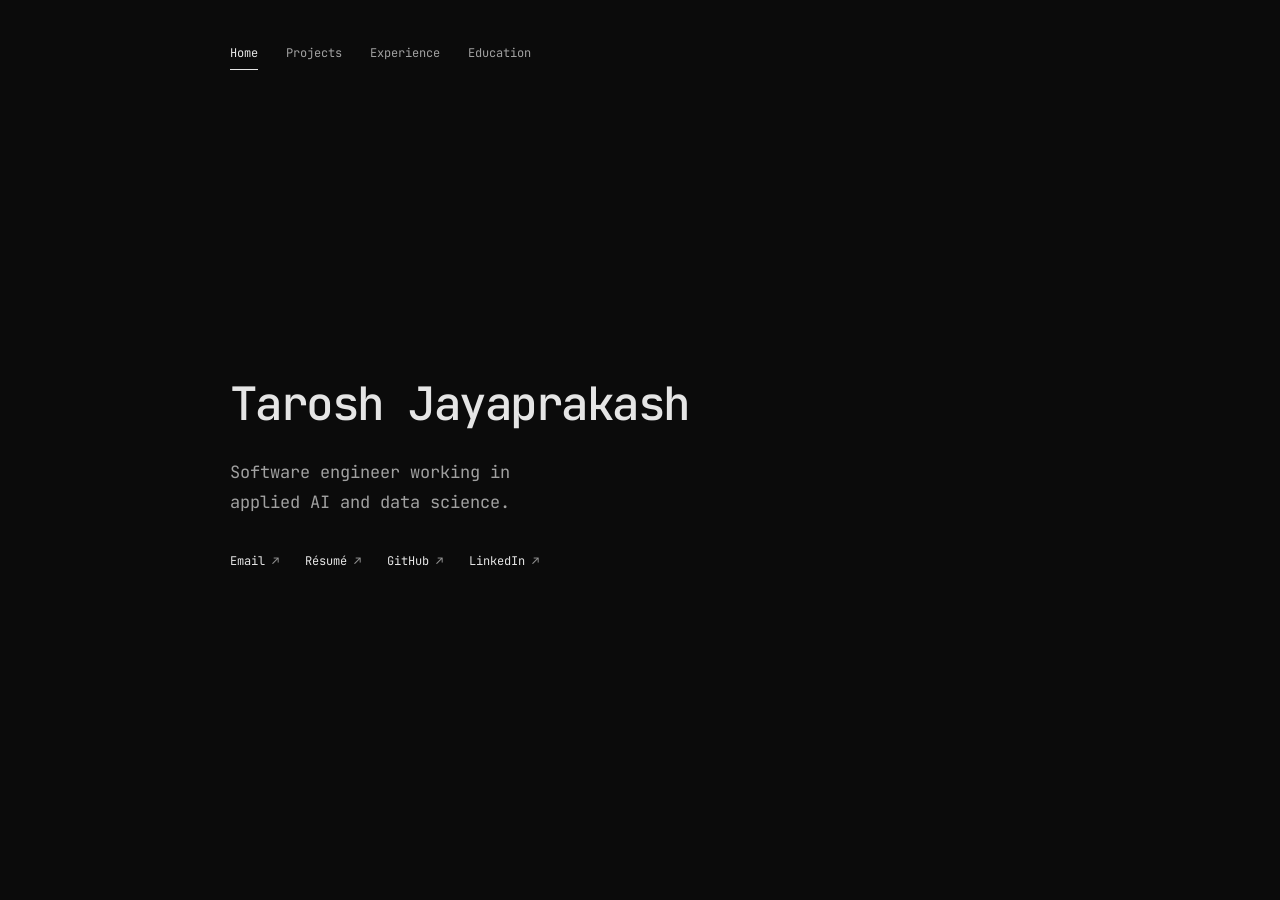
<file: index.html>
<!DOCTYPE html>
<html lang="en">
<head>
  <meta charset="UTF-8">
  <meta name="viewport" content="width=device-width, initial-scale=1">
  <meta name="theme-color" content="#0b0b0b">
  <title>Tarosh Jayaprakash</title>
  <meta name="description" content="Software engineer working in applied AI and data science.">
  <meta property="og:type" content="website">
  <meta property="og:title" content="Tarosh Jayaprakash">
  <meta property="og:description" content="Software engineer working in applied AI and data science.">
  <meta name="twitter:card" content="summary">
  <link rel="icon" href="assets/favicons/favicon.ico">
  <link rel="apple-touch-icon" href="assets/favicons/apple-touch-icon.png">
  <link rel="manifest" href="assets/favicons/site.webmanifest">
  <link rel="preconnect" href="https://fonts.googleapis.com">
  <link rel="preconnect" href="https://fonts.gstatic.com" crossorigin>
  <link href="https://fonts.googleapis.com/css2?family=JetBrains+Mono:wght@400;500;600&display=swap" rel="stylesheet">
  <link rel="stylesheet" href="styles.css?v=11">
  <script src="script.js?v=5" defer></script>
</head>
<body>
  <a class="skip-link" href="#main">Skip to content</a>
  <div class="page">
    <header class="header">
      <nav aria-label="Main navigation">
        <a href="index.html" aria-current="page">Home</a>
        <a href="projects.html">Projects</a>
        <a href="experience.html">Experience</a>
        <a href="education.html">Education</a>
      </nav>
    </header>
    <main id="main" class="home-main" tabindex="-1">
      <section class="landing" aria-labelledby="name">
        <h1 id="name">Tarosh Jayaprakash</h1>
        <p class="tagline">Software engineer working in<br class="wide-break"> applied AI and data science.</p>
        <div class="intro-links"><a href="mailto:jtarosh@gmail.com">Email <span aria-hidden="true">↗</span></a>
          <a href="https://drive.google.com/file/d/1McL0I4YnQsSwJAR5TfEBXNgaFWsnbiLW/view?usp=sharing" target="_blank" rel="noopener noreferrer">Résumé <span aria-hidden="true">↗</span><span class="sr-only"> (opens in a new tab)</span></a>
          <a href="https://github.com/taroshima" target="_blank" rel="noopener noreferrer">GitHub <span aria-hidden="true">↗</span><span class="sr-only"> (opens in a new tab)</span></a>
          <a href="https://www.linkedin.com/in/tarosh-jayaprakash-0bb5951ab/" target="_blank" rel="noopener noreferrer">LinkedIn <span aria-hidden="true">↗</span><span class="sr-only"> (opens in a new tab)</span></a>
        </div>
      </section>
    </main>
  </div>
</body>
</html>
</file>
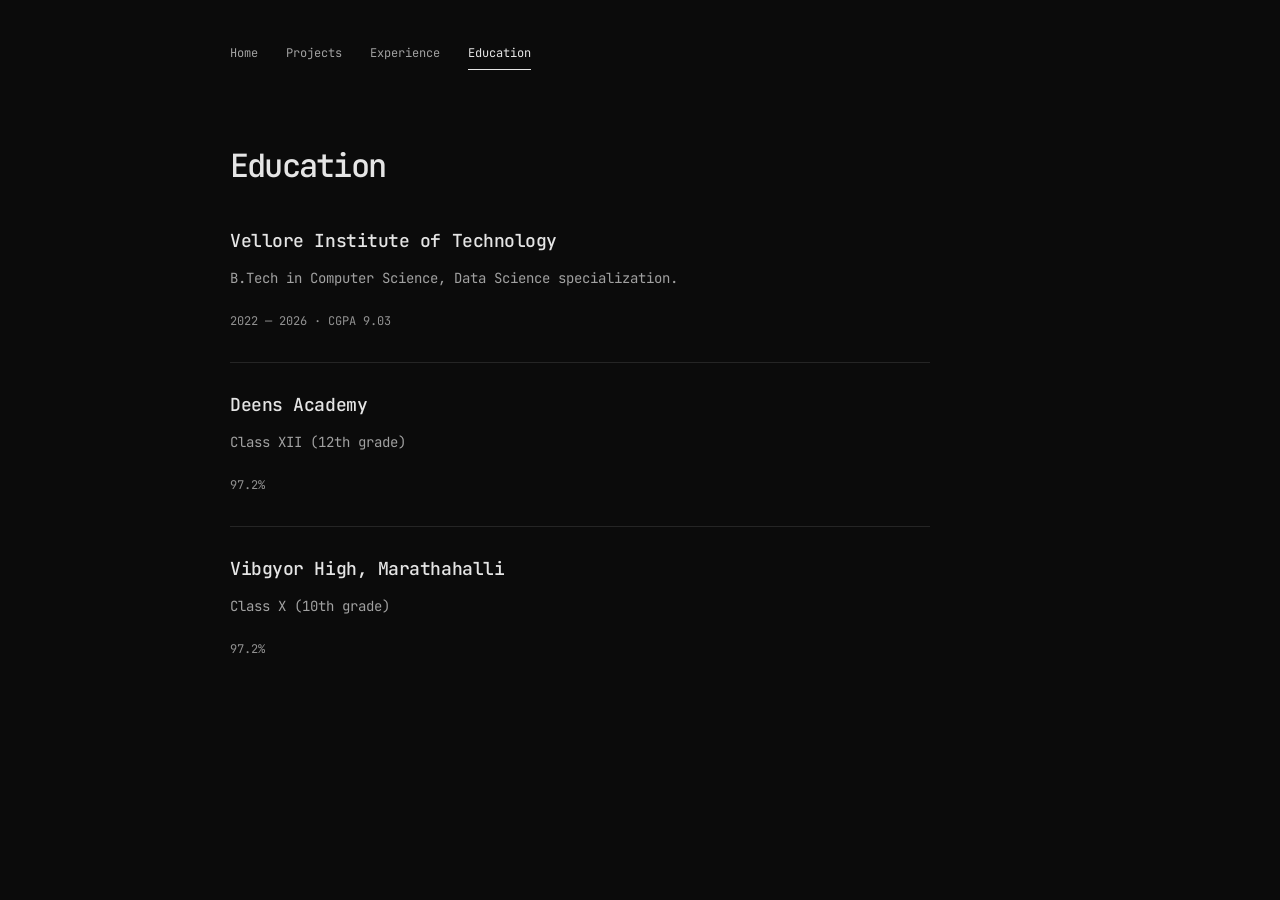
<file: education.html>
<!DOCTYPE html>
<html lang="en">
<head>
  <meta charset="UTF-8">
  <meta name="viewport" content="width=device-width, initial-scale=1">
  <meta name="theme-color" content="#0b0b0b">
  <title>Education &mdash; Tarosh Jayaprakash</title>
  <meta name="description" content="Computer Science and Data Science education at Vellore Institute of Technology.">
  <meta property="og:type" content="website">
  <meta property="og:title" content="Education &mdash; Tarosh Jayaprakash">
  <meta property="og:description" content="Computer Science and Data Science education at Vellore Institute of Technology.">
  <meta name="twitter:card" content="summary">
  <link rel="icon" href="assets/favicons/favicon.ico">
  <link rel="apple-touch-icon" href="assets/favicons/apple-touch-icon.png">
  <link rel="manifest" href="assets/favicons/site.webmanifest">
  <link rel="preconnect" href="https://fonts.googleapis.com">
  <link rel="preconnect" href="https://fonts.gstatic.com" crossorigin>
  <link href="https://fonts.googleapis.com/css2?family=JetBrains+Mono:wght@400;500;600&display=swap" rel="stylesheet">
  <link rel="stylesheet" href="styles.css?v=11">
  <script src="script.js?v=5" defer></script>
</head>
<body>
  <a class="skip-link" href="#main">Skip to content</a>
  <div class="page">
    <header class="header">
      <nav aria-label="Main navigation">
        <a href="index.html">Home</a>
        <a href="projects.html">Projects</a>
        <a href="experience.html">Experience</a>
        <a href="education.html" aria-current="page">Education</a>
      </nav>
    </header>
    <main id="main" class="content-main" tabindex="-1">
      <section class="section" id="about" aria-labelledby="page-title">
        <h1 id="page-title">Education</h1>
        <div class="section-body">
          <article class="education-entry">
            <h2>Vellore Institute of Technology</h2>
            <p>B.Tech in Computer Science, Data Science specialization.</p>
            <p class="job-meta">2022 &mdash; 2026 &middot; CGPA 9.03</p>
          </article>
          <article class="education-entry">
            <h2>Deens Academy</h2>
            <p>Class XII (12th grade)</p>
            <p class="job-meta">97.2%</p>
          </article>
          <article class="education-entry">
            <h2>Vibgyor High, Marathahalli</h2>
            <p>Class X (10th grade)</p>
            <p class="job-meta">97.2%</p>
          </article>
        </div>
      </section>
    </main>
  </div>
</body>
</html>
</file>
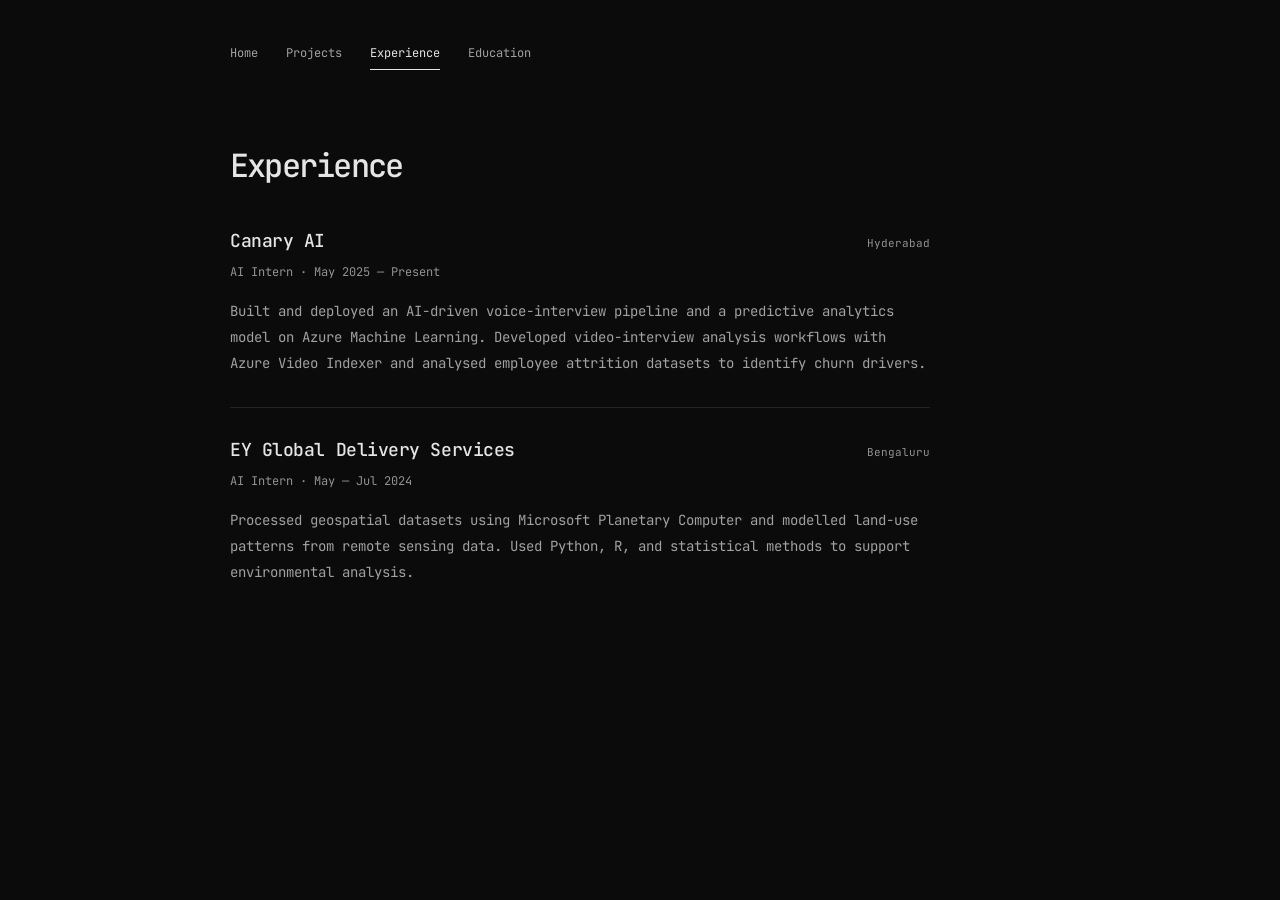
<file: experience.html>
<!DOCTYPE html>
<html lang="en">
<head>
  <meta charset="UTF-8">
  <meta name="viewport" content="width=device-width, initial-scale=1">
  <meta name="theme-color" content="#0b0b0b">
  <title>Experience — Tarosh Jayaprakash</title>
  <meta name="description" content="AI engineering experience at Canary AI and EY Global Delivery Services.">
  <meta property="og:type" content="website">
  <meta property="og:title" content="Experience — Tarosh Jayaprakash">
  <meta property="og:description" content="AI engineering experience at Canary AI and EY Global Delivery Services.">
  <meta name="twitter:card" content="summary">
  <link rel="icon" href="assets/favicons/favicon.ico">
  <link rel="apple-touch-icon" href="assets/favicons/apple-touch-icon.png">
  <link rel="manifest" href="assets/favicons/site.webmanifest">
  <link rel="preconnect" href="https://fonts.googleapis.com">
  <link rel="preconnect" href="https://fonts.gstatic.com" crossorigin>
  <link href="https://fonts.googleapis.com/css2?family=JetBrains+Mono:wght@400;500;600&display=swap" rel="stylesheet">
  <link rel="stylesheet" href="styles.css?v=11">
  <script src="script.js?v=5" defer></script>
</head>
<body>
  <a class="skip-link" href="#main">Skip to content</a>
  <div class="page">
    <header class="header">
      <nav aria-label="Main navigation">
        <a href="index.html">Home</a>
        <a href="projects.html">Projects</a>
        <a href="experience.html" aria-current="page">Experience</a>
        <a href="education.html">Education</a>
      </nav>
    </header>
    <main id="main" class="content-main" tabindex="-1">
      <section class="section" id="experience" aria-labelledby="page-title">
        <h1 id="page-title">Experience</h1>
        <div class="section-body">
          <article class="job">
            <div class="entry-heading"><h2>Canary AI</h2><span>Hyderabad</span></div>
            <p class="job-meta">AI Intern · May 2025 — Present</p>
            <p>Built and deployed an AI-driven voice-interview pipeline and a predictive analytics model on Azure Machine Learning. Developed video-interview analysis workflows with Azure Video Indexer and analysed employee attrition datasets to identify churn drivers.</p>
          </article>
          <article class="job">
            <div class="entry-heading"><h2>EY Global Delivery Services</h2><span>Bengaluru</span></div>
            <p class="job-meta">AI Intern · May — Jul 2024</p>
            <p>Processed geospatial datasets using Microsoft Planetary Computer and modelled land-use patterns from remote sensing data. Used Python, R, and statistical methods to support environmental analysis.</p>
          </article>
        </div>
      </section>
    </main>
  </div>
</body>
</html>
</file>
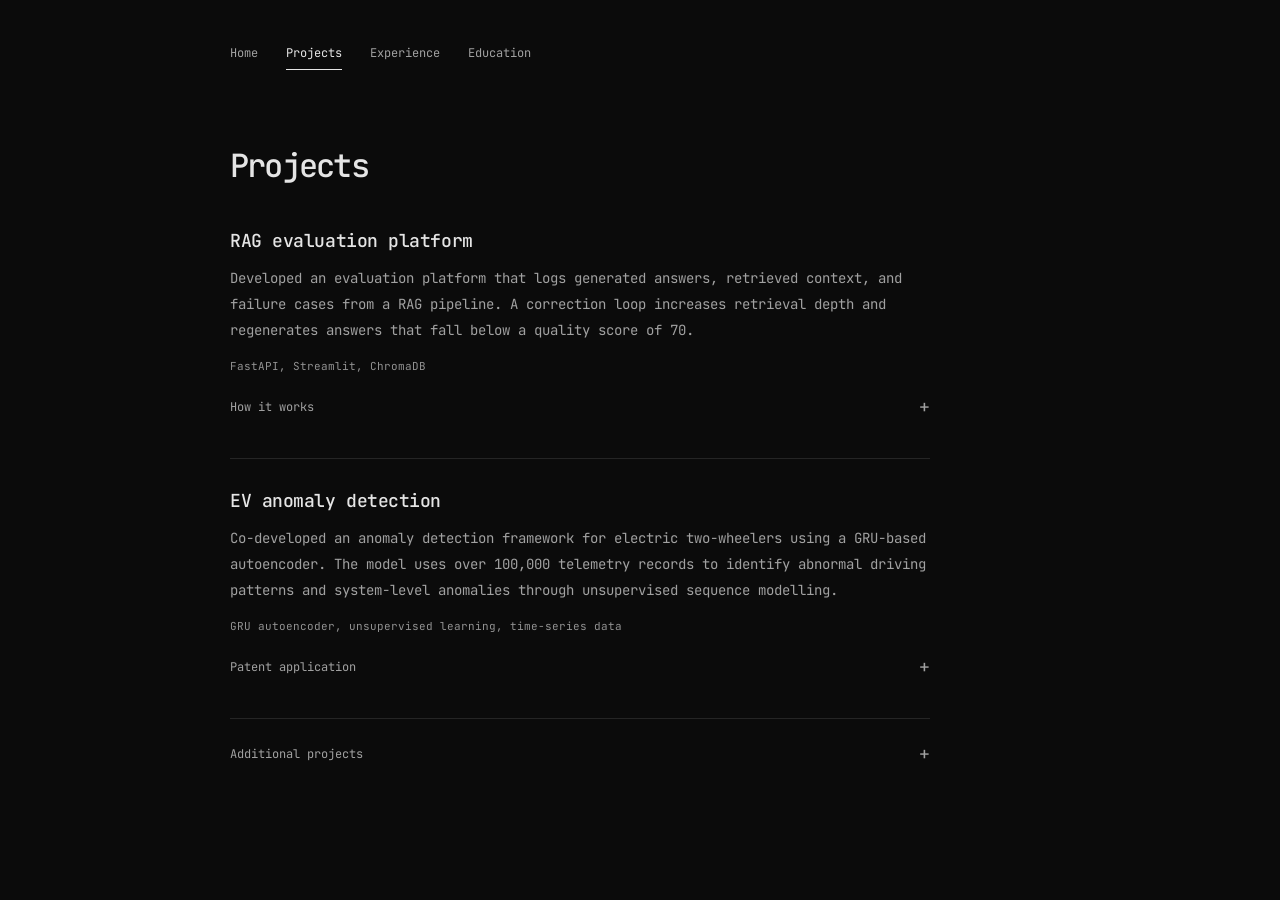
<file: projects.html>
<!DOCTYPE html>
<html lang="en">
<head>
  <meta charset="UTF-8">
  <meta name="viewport" content="width=device-width, initial-scale=1">
  <meta name="theme-color" content="#0b0b0b">
  <title>Projects — Tarosh Jayaprakash</title>
  <meta name="description" content="RAG evaluation and electric vehicle anomaly detection projects by Tarosh Jayaprakash.">
  <meta property="og:type" content="website">
  <meta property="og:title" content="Projects — Tarosh Jayaprakash">
  <meta property="og:description" content="RAG evaluation and electric vehicle anomaly detection projects by Tarosh Jayaprakash.">
  <meta name="twitter:card" content="summary">
  <link rel="icon" href="assets/favicons/favicon.ico">
  <link rel="apple-touch-icon" href="assets/favicons/apple-touch-icon.png">
  <link rel="manifest" href="assets/favicons/site.webmanifest">
  <link rel="preconnect" href="https://fonts.googleapis.com">
  <link rel="preconnect" href="https://fonts.gstatic.com" crossorigin>
  <link href="https://fonts.googleapis.com/css2?family=JetBrains+Mono:wght@400;500;600&display=swap" rel="stylesheet">
  <link rel="stylesheet" href="styles.css?v=11">
  <script src="script.js?v=5" defer></script>
</head>
<body>
  <a class="skip-link" href="#main">Skip to content</a>
  <div class="page">
    <header class="header">
      <nav aria-label="Main navigation">
        <a href="index.html">Home</a>
        <a href="projects.html" aria-current="page">Projects</a>
        <a href="experience.html">Experience</a>
        <a href="education.html">Education</a>
      </nav>
    </header>
    <main id="main" class="content-main" tabindex="-1">
      <section class="section" id="work" aria-labelledby="page-title">
        <h1 id="page-title">Projects</h1>
        <div class="section-body">
          <article class="project">
            <h2>RAG evaluation platform</h2>
            <p>Developed an evaluation platform that logs generated answers, retrieved context, and failure cases from a RAG pipeline. A correction loop increases retrieval depth and regenerates answers that fall below a quality score of 70.</p>
            <p class="tools">FastAPI, Streamlit, ChromaDB</p>
            <details>
              <summary>How it works <span aria-hidden="true">+</span></summary>
              <div class="detail-content">
                <p>The platform tracks faithfulness, answer relevancy, and context precision across runs. Each answer is limited to one correction attempt, with both outputs retained for comparison.</p>
                <ol class="steps">
                  <li>Retrieve context and generate an answer.</li>
                  <li>Evaluate answer quality and log the result.</li>
                  <li>Increase retrieval depth and regenerate answers scoring below 70.</li>
                </ol>
              </div>
            </details>
          </article>
          <article class="project">
            <h2>EV anomaly detection</h2>
            <p>Co-developed an anomaly detection framework for electric two-wheelers using a GRU-based autoencoder. The model uses over 100,000 telemetry records to identify abnormal driving patterns and system-level anomalies through unsupervised sequence modelling.</p>
            <p class="tools">GRU autoencoder, unsupervised learning, time-series data</p>
            <details>
              <summary>Patent application <span aria-hidden="true">+</span></summary>
              <div class="detail-content">
                <p>A Device and Method for Detecting Anomalies in Electric Two-Wheelers.</p>
                <p>Published application no. 202541080133.</p>
                <p>With Dr. Ashok B, Dr. Gunavathi C, and Rudraksh Srivastava.</p>
              </div>
            </details>
          </article>
          <details class="more-projects">
            <summary>Additional projects <span aria-hidden="true">+</span></summary>
            <div class="detail-content">
              <article><h2>LLM-based data auditor</h2><p>Developed an auditing pipeline that combines retrieval-augmented generation with structured validation to identify inconsistencies in datasets and documents.</p></article>
              <article><h2>Voice-to-data assistant</h2><p>Built a real-time voice interface that converts unstructured spoken commands into structured records for downstream data processing.</p></article>
            </div>
          </details>
        </div>
      </section>
    </main>
  </div>
</body>
</html>
</file>
<file: styles.css>
:root {
  color-scheme: dark;
  --bg: #0b0b0b;
  --text: #e5e5e5;
  --muted: #a1a1a1;
  --subtle: #929292;
  --line: #252525;
  --font: "JetBrains Mono", Consolas, "Liberation Mono", monospace;
}
* { box-sizing: border-box; }
body { margin: 0; background: var(--bg); color: var(--text); font: 14px/1.85 var(--font); -webkit-font-smoothing: antialiased; }
::selection { background: #d3d3d3; color: #111; }
h1, h2, p { margin: 0; }
p { color: var(--muted); }
a { color: inherit; text-decoration: none; text-underline-offset: 5px; }
a:hover { text-decoration: underline; }
a, summary { -webkit-tap-highlight-color: transparent; }
a:focus-visible, summary:focus-visible { outline: 2px solid var(--text); outline-offset: 6px; border-radius: 2px; }
.page { width: min(820px, calc(100% - 80px)); margin-inline: auto; min-height: 100svh; display: flex; flex-direction: column; }
/* Navigation shares the content edge and scrolls with the page. */
.header { padding-top: 32px; flex-shrink: 0; }
nav { display: flex; flex-wrap: wrap; gap: 28px; font-size: 12px; color: var(--muted); }
nav a { position: relative; padding: 10px 0; white-space: nowrap; transition: color .2s ease; }
nav a::after { content: ""; position: absolute; left: 0; right: 0; bottom: 4px; height: 1px; background: currentColor; transform: scaleX(0); transform-origin: left; transition: transform .2s ease; }
nav a:hover, nav a:focus-visible, nav a[aria-current] { color: var(--text); text-decoration: none; }
nav a:hover::after, nav a:focus-visible::after, nav a[aria-current]::after { transform: scaleX(1); }
main { flex: 1; animation: arrive .35s ease both; }
.home-main { display: flex; align-items: center; padding: 70px 0 100px; }
.landing { width: 100%; }
h1 { font-size: 32px; line-height: 1.4; font-weight: 500; letter-spacing: -.055em; }
.landing h1 { font-size: clamp(30px, 4.3vw, 46px); }
.tagline { font-size: 17px; line-height: 1.8; margin-top: 20px; }
.intro-links { display: flex; flex-wrap: wrap; gap: 12px 26px; margin-top: 32px; font-size: 12px; }
a > span[aria-hidden] { display: inline-block; color: var(--subtle); transition: transform .18s ease, color .18s ease; }
a:hover > span[aria-hidden], a:focus-visible > span[aria-hidden] { transform: translate(2px,-2px); color: var(--text); }
a:active { opacity: .7; }
.content-main { padding: 70px 0 65px; }
.section > h1 { margin-bottom: 38px; }
.section-body { max-width: 700px; }
h2 { font-size: 18px; line-height: 1.5; font-weight: 500; letter-spacing: -.025em; }
h2 + p { margin-top: 12px; }
.project + .project, .job + .job, .education-entry + .education-entry { border-top: 1px solid var(--line); padding-top: 28px; margin-top: 30px; }
.tools { font-size: 11px; color: var(--subtle); margin-top: 12px; }
details { margin-top: 10px; }
summary { display: flex; align-items: center; justify-content: space-between; gap: 20px; padding: 10px 0; cursor: pointer; list-style: none; font-size: 12px; color: var(--muted); transition: color .18s ease; }
summary::-webkit-details-marker { display: none; }
summary:hover, details[open] > summary { color: var(--text); }
summary > span { font-size: 18px; line-height: 1; transition: transform .2s ease; }
details[open] > summary > span { transform: rotate(45deg); }
details.is-closing > summary > span { transform: rotate(0); }
.detail-content { padding: 10px 0 8px 18px; margin: 5px 0 14px; border-left: 1px solid #383838; font-size: 13px; }
details.is-animating { overflow: hidden; will-change: height; }
.detail-content p + p { margin-top: 12px; }
.steps { padding-left: 20px; margin: 16px 0 0; color: var(--muted); }
.steps li + li { margin-top: 6px; }
.more-projects { border-top: 1px solid var(--line); padding-top: 14px; margin-top: 30px; }
.more-projects article + article { margin-top: 24px; }
.more-projects h2 { font-size: 16px; }
.entry-heading { display: flex; flex-wrap: wrap; justify-content: space-between; align-items: baseline; gap: 5px 20px; }
.entry-heading > span { font-size: 11px; color: var(--subtle); }
.job-meta { font-size: 12px; color: var(--subtle); margin-top: 7px; }
.job-meta + p { margin-top: 16px; }
#about .job-meta { margin-top: 18px; }
.sr-only { position: absolute; left: 0; top: 0; width: 1px; height: 1px; padding: 0; margin: -1px; overflow: hidden; clip: rect(0,0,0,0); white-space: nowrap; border: 0; }
.skip-link { position: absolute; top: 10px; left: 20px; transform: translateY(-200%); padding: 12px; background: var(--text); color: var(--bg); z-index: 30; }
.skip-link:focus { transform: translateY(0); }
@keyframes arrive { from { opacity: 0; transform: translateY(5px); } to { opacity: 1; transform: translateY(0); } }
@media (max-width: 650px) {
  .page { width: calc(100% - 40px); }
  .header { padding-top: 20px; }
  nav { gap: 18px; font-size: 11px; }
  nav a { padding: 10px 0; }
  .home-main { padding-block: 55px 75px; }
  .landing h1 { font-size: clamp(26px, 6.5vw, 36px); }
  .tagline { font-size: 14px; }
  .wide-break { display: none; }
  .intro-links { gap: 12px 20px; }
  .content-main { padding-block: 45px; }
  .section > h1 { margin-bottom: 30px; font-size: 28px; }
  .entry-heading { display: block; }
  .entry-heading > span { display: block; margin-top: 6px; }
}
@media (prefers-reduced-motion: reduce) {
  *, *::before, *::after { transition: none !important; animation: none !important; }
}
@media print {
  :root { --bg: #fff; --text: #111; --muted: #333; --subtle: #444; --line: #ccc; }
  .page { width: 100%; min-height: auto; }
  .header, .skip-link { display: none; }
  .home-main, .content-main { padding: 0; }
  .project, .job { break-inside: avoid; }
}
</file>
